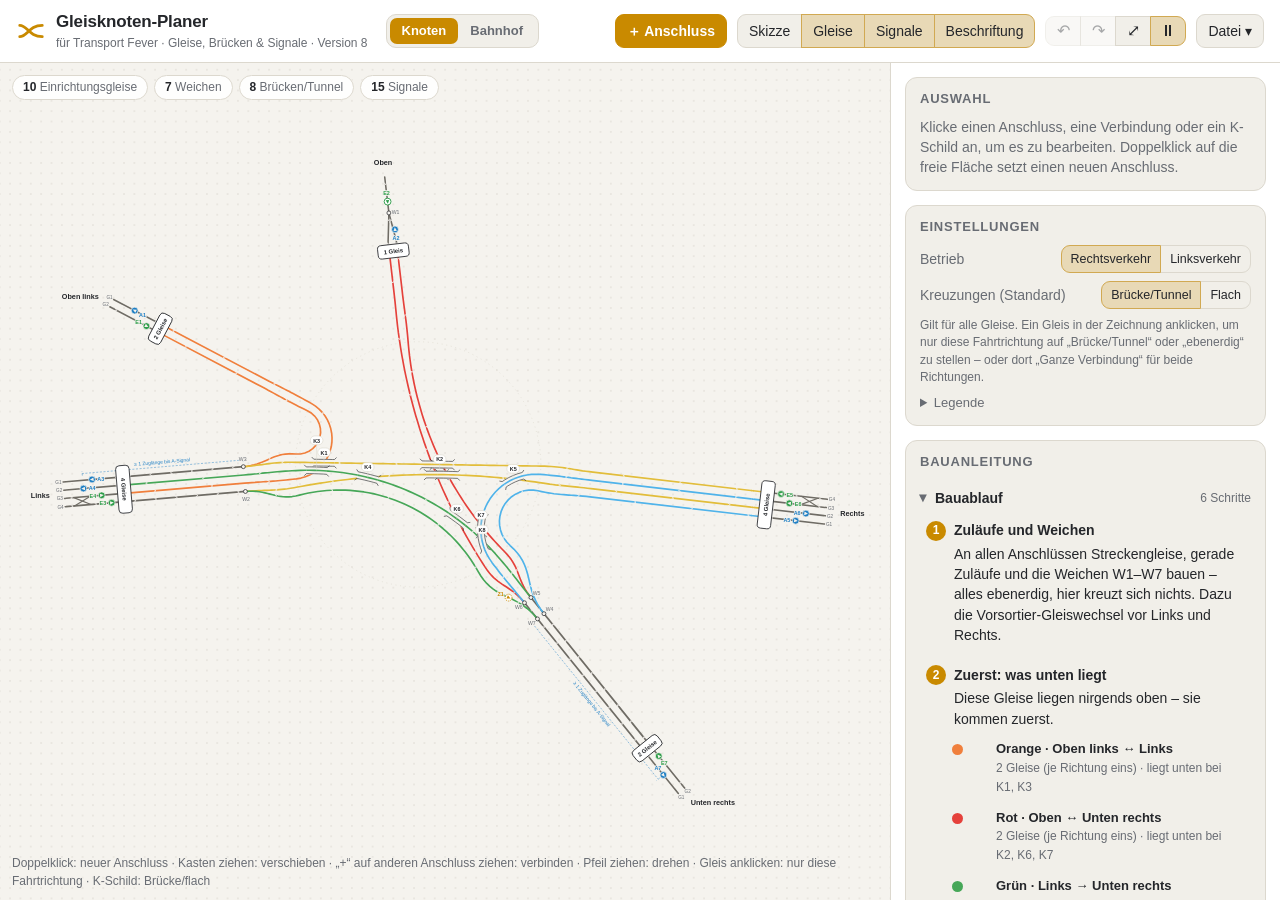
<file: index.html>
<!DOCTYPE html>
<html lang="de">
<head>
<meta charset="UTF-8">
<meta name="viewport" content="width=device-width, initial-scale=1.0">
<title>Gleisknoten-Planer</title>
<meta name="description" content="Bahnknoten für Transport Fever planen: Gleisbelegung, Weichen, Brücken und Signalrichtungen.">
<link rel="icon" href="data:image/svg+xml,%3Csvg xmlns='http://www.w3.org/2000/svg' viewBox='0 0 32 32'%3E%3Crect width='32' height='32' rx='8' fill='%231f2124'/%3E%3Cpath d='M5 22 C12 22 14 10 27 10 M5 10 C12 10 14 22 27 22' fill='none' stroke='%23f2c14e' stroke-width='3' stroke-linecap='round'/%3E%3C/svg%3E">
<link rel="stylesheet" href="style.css?v=8">
</head>
<body>
<header class="bar">
  <div class="brand">
    <svg class="logo" viewBox="0 0 32 32" aria-hidden="true"><path d="M4 22 C12 22 14 10 28 10 M4 10 C12 10 14 22 28 22" fill="none" stroke="currentColor" stroke-width="3" stroke-linecap="round"/></svg>
    <div>
      <h1>Gleisknoten-Planer</h1>
      <p>für Transport Fever · Gleise, Brücken &amp; Signale · <span data-version></span></p>
    </div>
    <nav class="modes" aria-label="Planer"><a href="./" aria-current="page">Knoten</a><a href="bahnhof.html">Bahnhof</a></nav>
  </div>
  <nav class="tools" aria-label="Werkzeuge">
    <button id="btnAdd" class="btn primary" title="Neuen Anschluss in die Mitte setzen (oder Doppelklick auf die Fläche)">＋ Anschluss</button>
    <div class="seg" role="group" aria-label="Ebenen">
      <button class="btn" data-layer="sketch" aria-pressed="true">Skizze</button>
      <button class="btn" data-layer="tracks" aria-pressed="true">Gleise</button>
      <button class="btn" data-layer="signals" aria-pressed="true">Signale</button>
      <button class="btn" data-layer="labels" aria-pressed="true">Beschriftung</button>
    </div>
    <div class="seg" role="group" aria-label="Bearbeiten">
      <button class="btn icon" id="btnUndo" title="Rückgängig (⌘Z)" aria-label="Rückgängig">↶</button>
      <button class="btn icon" id="btnRedo" title="Wiederholen (⇧⌘Z)" aria-label="Wiederholen">↷</button>
      <button class="btn icon" id="btnFit" title="Alles einpassen" aria-label="Einpassen">⤢</button>
      <button class="btn icon" id="btnAnim" title="Pfeil-Animation anhalten" aria-label="Pfeil-Animation anhalten" aria-pressed="true">⏸</button>
    </div>
    <div class="menu">
      <button class="btn" id="btnMenu" aria-haspopup="true" aria-expanded="false">Datei ▾</button>
      <div class="menu-list" id="menuList" hidden>
        <button data-act="example:skizze">Beispiel: Deine Skizze</button>
        <button data-act="example:dreieck">Beispiel: Gleisdreieck</button>
        <button data-act="new">Neuer, leerer Plan</button>
        <hr>
        <button data-act="save-json">Plan speichern (.json)</button>
        <button data-act="load-json">Plan laden (.json) …</button>
        <hr>
        <button data-act="export-png">Als Bild speichern (.png)</button>
        <button data-act="export-svg">Als Vektorgrafik speichern (.svg)</button>
      </div>
    </div>
  </nav>
</header>

<main class="layout">
  <section class="stage" aria-label="Zeichenfläche">
    <svg id="canvas" xmlns="http://www.w3.org/2000/svg" role="img" aria-label="Gleisplan"></svg>
    <div class="stats" id="stats" aria-live="polite"></div>
    <p class="hint" id="hint">Doppelklick: neuer Anschluss · Kasten ziehen: verschieben · „+“ auf anderen Anschluss ziehen: verbinden · Pfeil ziehen: drehen · Gleis anklicken: nur diese Fahrtrichtung · K-Schild: Brücke/flach</p>
  </section>

  <aside class="side">
    <section class="panel" id="panelSel" aria-label="Auswahl"></section>

    <section class="panel">
      <h2>Einstellungen</h2>
      <div class="row">
        <span>Betrieb</span>
        <div class="seg small" role="group" aria-label="Betrieb">
          <button class="btn" data-setting="traffic" data-value="right">Rechtsverkehr</button>
          <button class="btn" data-setting="traffic" data-value="left">Linksverkehr</button>
        </div>
      </div>
      <div class="row">
        <span>Kreuzungen (Standard)</span>
        <div class="seg small" role="group" aria-label="Kreuzungen">
          <button class="btn" data-setting="crossingDefault" data-value="bridge">Brücke/Tunnel</button>
          <button class="btn" data-setting="crossingDefault" data-value="flat">Flach</button>
        </div>
      </div>
      <p class="fine">Gilt für alle Gleise. Ein Gleis in der Zeichnung anklicken, um nur diese Fahrtrichtung auf „Brücke/Tunnel“ oder „ebenerdig“ zu stellen – oder dort „Ganze Verbindung“ für beide Richtungen.</p>
      <button class="link" id="btnResetOverrides" hidden>Einzeln geänderte Gleise und Kreuzungen zurücksetzen</button>
      <details class="legend">
        <summary>Legende</summary>
        <ul>
          <li><svg viewBox="0 0 44 14"><path d="M2 7H42" stroke="#e2bd3a" stroke-width="3.2"/><path d="M18 4L22 7L18 10M30 4L34 7L30 10" stroke-width="1.5" fill="none" style="stroke:var(--bg)"/></svg>Einrichtungsgleis einer Verbindung – die Pfeile laufen in Fahrtrichtung</li>
          <li><svg viewBox="0 0 44 14"><path d="M2 7H42" stroke-width="3.4" style="stroke:var(--track)"/></svg>Gemeinsames Gleis mehrerer Verbindungen / Strecke</li>
          <li><svg viewBox="0 0 44 14"><path d="M2 7H42" stroke-width="3" style="stroke:var(--track)"/><path d="M13.5 4L16.5 7L13.5 10M11.5 4L8.5 7L11.5 10M33.5 4L36.5 7L33.5 10M31.5 4L28.5 7L31.5 10" stroke-width="1.5" fill="none" style="stroke:var(--bg)"/></svg>Eingleisig: beide Richtungen abwechselnd – die Pfeile wechseln die Richtung</li>
          <li><svg viewBox="0 0 44 14"><path d="M2 7H42" stroke-width="3" style="stroke:var(--track)"/><circle cx="22" cy="7" r="3.8" stroke-width="1.4" style="fill:var(--bg);stroke:var(--ink)"/></svg>W – Weiche</li>
          <li><svg viewBox="0 0 44 14"><path d="M22 0V14" stroke="#e5413b" stroke-width="3"/><path d="M8 7H36" stroke-width="11" style="stroke:var(--bg)"/><path d="M8 1.5H36M8 12.5H36" stroke-width="1.1" style="stroke:var(--muted)"/><path d="M8 7H36" stroke="#4fb3ea" stroke-width="3"/></svg>Brücke/Tunnel – kreuzungsfrei</li>
          <li><svg viewBox="0 0 44 14"><path d="M22 0V14M8 7H36" stroke-width="2.4" style="stroke:var(--track)"/><path d="M22 1L28 7L22 13L16 7Z" fill="none" stroke-width="1.8" style="stroke:var(--warn)"/></svg>Flachkreuzung – Konfliktpunkt</li>
          <li><svg viewBox="0 0 44 14"><circle cx="22" cy="7" r="6" style="fill:var(--sig-e)"/><path d="M26 7L19.5 3.8V10.2Z" style="fill:var(--bg)"/></svg>E – Einfahrsignal (Pfeil = Fahrtrichtung, Einbahn: Ja)</li>
          <li><svg viewBox="0 0 44 14"><circle cx="22" cy="7" r="6" style="fill:var(--sig-a)"/><path d="M26 7L19.5 3.8V10.2Z" style="fill:var(--bg)"/></svg>A – Ausfahrsignal, ≥ 1 Zuglänge hinter der letzten Weiche</li>
          <li><svg viewBox="0 0 44 14"><circle cx="22" cy="7" r="5.6" stroke-width="1.8" stroke-dasharray="2.4 1.9" style="fill:var(--panel);stroke:var(--sig-z)"/><path d="M26 7L19.5 3.8V10.2Z" style="fill:var(--sig-z)"/></svg>Z – Wartesignal, nur wenn Platz für einen Zug</li>
          <li><svg viewBox="0 0 44 14"><circle cx="22" cy="7" r="5.6" stroke-width="1.8" style="fill:var(--panel);stroke:var(--sig-e)"/><path d="M26 7L19.5 3.8V10.2Z" style="fill:var(--sig-e)"/></svg>Hohl = Einbahn: Nein (eingleisige Strecke)</li>
        </ul>
        <p class="fine">In Transport Fever 2 und 3 sind alle Signale Pfadsignale: grün, sobald der Weg des Zuges bis zum nächsten Signal frei ist. „Einbahn: Ja“ verhindert, dass Züge das Signal von hinten passieren.</p>
      </details>
    </section>

    <section class="panel" id="panelGuide" aria-label="Bauanleitung"></section>
    <section class="panel" id="panelNotes" aria-label="Hinweise"></section>
  </aside>
</main>

<input type="file" id="fileInput" accept=".json,application/json" hidden>
<div class="toast" id="toast" role="status" hidden></div>

<script src="js/common.js?v=8"></script>
<script src="js/geometry.js?v=8"></script>
<script src="js/planner.js?v=8"></script>
<script src="js/examples.js?v=8"></script>
<script src="js/render.js?v=8"></script>
<script src="js/editor.js?v=8"></script>
</body>
</html>
</file>
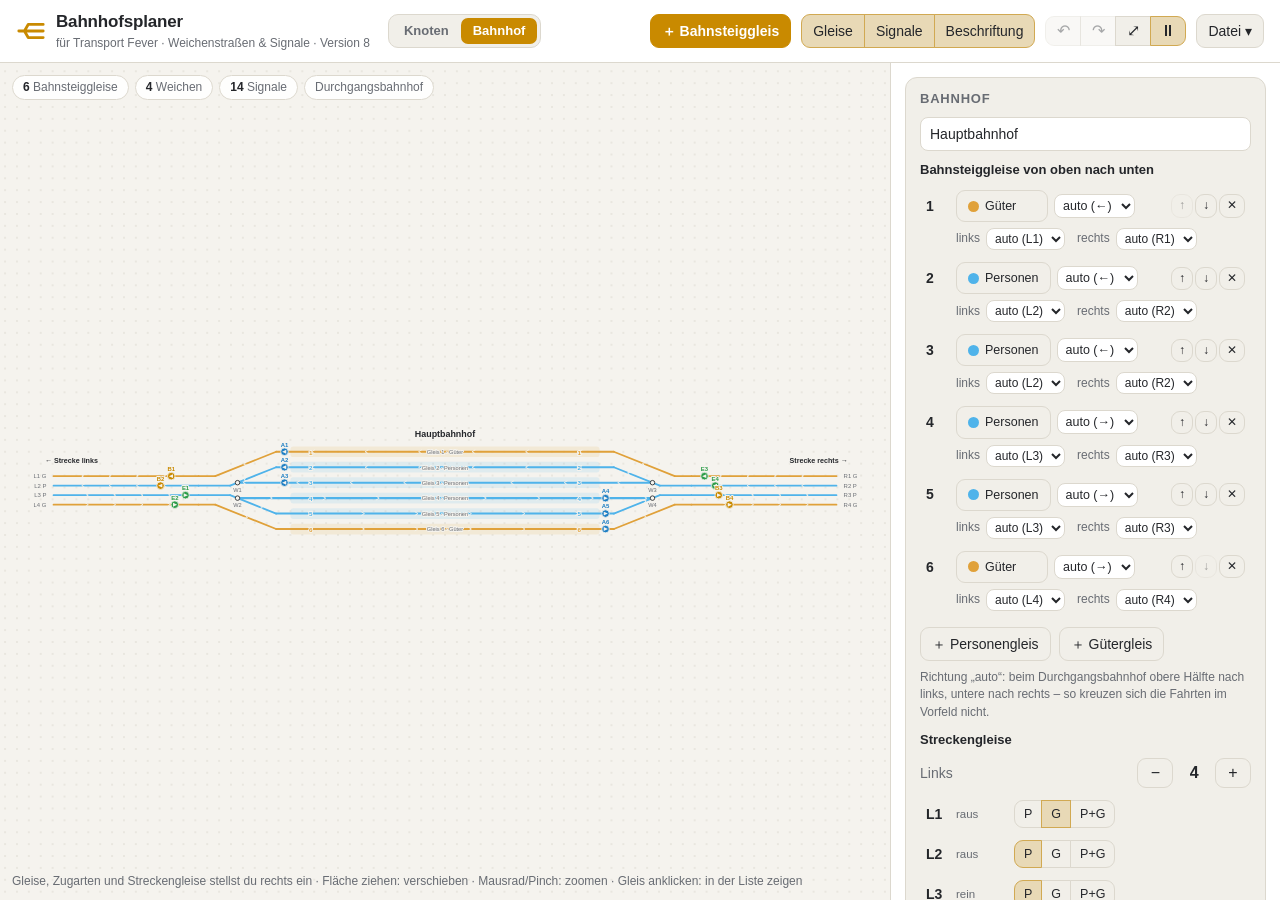
<file: bahnhof.html>
<!DOCTYPE html>
<html lang="de">
<head>
<meta charset="UTF-8">
<meta name="viewport" content="width=device-width, initial-scale=1.0">
<title>Bahnhofsplaner</title>
<meta name="description" content="Bahnhöfe für Transport Fever planen: Bahnsteiggleise nach Zugart, saubere Weichenstraßen und Signale.">
<link rel="icon" href="data:image/svg+xml,%3Csvg xmlns='http://www.w3.org/2000/svg' viewBox='0 0 32 32'%3E%3Crect width='32' height='32' rx='8' fill='%231f2124'/%3E%3Cpath d='M4 16H10L14 9H28M10 16H28M10 16L14 23H28' fill='none' stroke='%23f2c14e' stroke-width='3' stroke-linecap='round' stroke-linejoin='round'/%3E%3C/svg%3E">
<link rel="stylesheet" href="style.css?v=8">
</head>
<body>
<header class="bar">
  <div class="brand">
    <svg class="logo" viewBox="0 0 32 32" aria-hidden="true"><path d="M3 16H9L13 9H29M9 16H29M9 16L13 23H29" fill="none" stroke="currentColor" stroke-width="3" stroke-linecap="round" stroke-linejoin="round"/></svg>
    <div>
      <h1>Bahnhofsplaner</h1>
      <p>für Transport Fever · Weichenstraßen &amp; Signale · <span data-version></span></p>
    </div>
    <nav class="modes" aria-label="Planer"><a href="./">Knoten</a><a href="bahnhof.html" aria-current="page">Bahnhof</a></nav>
  </div>
  <nav class="tools" aria-label="Werkzeuge">
    <button id="btnAddRow" class="btn primary" title="Personengleis unten anfügen">＋ Bahnsteiggleis</button>
    <div class="seg" role="group" aria-label="Ebenen">
      <button class="btn" data-layer="tracks" aria-pressed="true">Gleise</button>
      <button class="btn" data-layer="signals" aria-pressed="true">Signale</button>
      <button class="btn" data-layer="labels" aria-pressed="true">Beschriftung</button>
    </div>
    <div class="seg" role="group" aria-label="Bearbeiten">
      <button class="btn icon" id="btnUndo" title="Rückgängig (⌘Z)" aria-label="Rückgängig">↶</button>
      <button class="btn icon" id="btnRedo" title="Wiederholen (⇧⌘Z)" aria-label="Wiederholen">↷</button>
      <button class="btn icon" id="btnFit" title="Alles einpassen" aria-label="Einpassen">⤢</button>
      <button class="btn icon" id="btnAnim" title="Pfeil-Animation anhalten" aria-label="Pfeil-Animation anhalten" aria-pressed="true">⏸</button>
    </div>
    <div class="menu">
      <button class="btn" id="btnMenu" aria-haspopup="true" aria-expanded="false">Datei ▾</button>
      <div class="menu-list" id="menuList" hidden>
        <button data-act="example:durchgang">Beispiel: Durchgangsbahnhof</button>
        <button data-act="example:kopf">Beispiel: Kopfbahnhof</button>
        <button data-act="example:kreuzung">Beispiel: Kreuzungsbahnhof (eingleisig)</button>
        <button data-act="new">Neuer, leerer Bahnhof</button>
        <hr>
        <button data-act="save-json">Bahnhof speichern (.json)</button>
        <button data-act="load-json">Bahnhof laden (.json) …</button>
        <hr>
        <button data-act="export-png">Als Bild speichern (.png)</button>
        <button data-act="export-svg">Als Vektorgrafik speichern (.svg)</button>
      </div>
    </div>
  </nav>
</header>

<main class="layout">
  <section class="stage" aria-label="Zeichenfläche">
    <svg id="canvas" xmlns="http://www.w3.org/2000/svg" role="img" aria-label="Bahnhofsplan"></svg>
    <div class="stats" id="stats" aria-live="polite"></div>
    <p class="hint">Gleise, Zugarten und Streckengleise stellst du rechts ein · Fläche ziehen: verschieben · Mausrad/Pinch: zoomen · Gleis anklicken: in der Liste zeigen</p>
  </section>

  <aside class="side">
    <section class="panel" id="panelStation" aria-label="Bahnhof"></section>

    <section class="panel">
      <h2>Einstellungen</h2>
      <div class="row">
        <span>Betrieb</span>
        <div class="seg small" role="group" aria-label="Betrieb">
          <button class="btn" data-setting="traffic" data-value="right">Rechtsverkehr</button>
          <button class="btn" data-setting="traffic" data-value="left">Linksverkehr</button>
        </div>
      </div>
      <details class="legend">
        <summary>Legende</summary>
        <ul>
          <li><svg viewBox="0 0 44 14"><path d="M2 7H42" stroke="#4fb3ea" stroke-width="3.4"/></svg>Personenverkehr (Bahnsteig, Strecke, Weichenstraße)</li>
          <li><svg viewBox="0 0 44 14"><path d="M2 7H42" stroke="#e0a13a" stroke-width="3.4"/></svg>Güterverkehr</li>
          <li><svg viewBox="0 0 44 14"><path d="M2 7H42" stroke-width="3" style="stroke:var(--track)"/></svg>Streckengleis für Personen- und Güterzüge</li>
          <li><svg viewBox="0 0 44 14"><path d="M4 2L40 12M4 12L40 2" stroke-width="2.2" style="stroke:var(--track)"/><circle cx="22" cy="7" r="4.6" stroke-width="1.4" style="fill:var(--bg);stroke:var(--ink)"/></svg>Gekreuzter Gleiswechsel (4 Weichen)</li>
          <li><svg viewBox="0 0 44 14"><path d="M2 7H34" stroke="#4fb3ea" stroke-width="3"/><path d="M36 1V13" stroke-width="3" style="stroke:var(--ink)"/></svg>Prellbock (Kopfgleis)</li>
          <li><svg viewBox="0 0 44 14"><circle cx="22" cy="7" r="6" style="fill:var(--sig-e)"/><path d="M26 7L19.5 3.8V10.2Z" style="fill:var(--bg)"/></svg>E – Einfahrsignal vor dem Vorfeld</li>
          <li><svg viewBox="0 0 44 14"><circle cx="22" cy="7" r="6" style="fill:var(--sig-a)"/><path d="M26 7L19.5 3.8V10.2Z" style="fill:var(--bg)"/></svg>A – Ausfahrsignal am Bahnsteigende</li>
          <li><svg viewBox="0 0 44 14"><circle cx="22" cy="7" r="6" style="fill:var(--sig-z)"/><path d="M26 7L19.5 3.8V10.2Z" style="fill:var(--bg)"/></svg>B – Blocksignal auf der Strecke, ≥ 1 Zuglänge hinter der letzten Weiche</li>
          <li><svg viewBox="0 0 44 14"><circle cx="22" cy="7" r="5.6" stroke-width="1.8" style="fill:var(--panel);stroke:var(--sig-a)"/><path d="M26 7L19.5 3.8V10.2Z" style="fill:var(--sig-a)"/></svg>Hohl = Einbahn: Nein (Gleis in beide Richtungen)</li>
        </ul>
        <p class="fine">Pfeile laufen in Fahrtrichtung; ‹› bzw. wechselnde Pfeile = Gleis wird in beide Richtungen befahren.</p>
      </details>
    </section>

    <section class="panel" id="panelGuide" aria-label="Bauanleitung"></section>
    <section class="panel" id="panelNotes" aria-label="Hinweise"></section>
  </aside>
</main>

<input type="file" id="fileInput" accept=".json,application/json" hidden>
<div class="toast" id="toast" role="status" hidden></div>

<script src="js/common.js?v=8"></script>
<script src="js/geometry.js?v=8"></script>
<script src="js/planner.js?v=8"></script>
<script src="js/render.js?v=8"></script>
<script src="js/station.js?v=8"></script>
<script src="js/station-render.js?v=8"></script>
<script src="js/station-editor.js?v=8"></script>
</body>
</html>
</file>
<file: style.css>
/* Gleisknoten-Planer – Skizzenblock-Look (dunkel, helle Variante per Systemeinstellung) */
:root {
  --bg: #1f2124;
  --dot: #3c3f44;
  --panel: #2a2d31;
  --panel-2: #33363b;
  --line: #45494f;
  --ink: #ecebe6;
  --muted: #a3a7ad;
  --track: #c9c7c0;
  --accent: #f2c14e;
  --accent-ink: #1f2124;
  --sig-e: #7bd88f;
  --sig-a: #7cc4f5;
  --sig-z: #f2c14e;
  --warn: #ff7a59;
  --ok: #7bd88f;
  --err: #ff5d5d;
  --radius: 12px;
  --font: -apple-system, BlinkMacSystemFont, "SF Pro Text", "Segoe UI", Roboto, "Helvetica Neue", Arial, sans-serif;
  color-scheme: dark;
}
@media (prefers-color-scheme: light) {
  :root {
    --bg: #f5f3ee;
    --dot: #d2cec4;
    --panel: #ffffff;
    --panel-2: #f1efe9;
    --line: #dcd8ce;
    --ink: #24262a;
    --muted: #686c73;
    --track: #6f6c65;
    --accent: #c98a00;
    --accent-ink: #ffffff;
    --sig-e: #2e9d4a;
    --sig-a: #1f7fc4;
    --sig-z: #c98a00;
    --warn: #d9480f;
    --ok: #2e9d4a;
    --err: #c92a2a;
    color-scheme: light;
  }
}

* { box-sizing: border-box; margin: 0; padding: 0; }
html, body { height: 100%; }
body {
  font-family: var(--font);
  background: var(--bg);
  color: var(--ink);
  font-size: 14px;
  line-height: 1.45;
  display: flex;
  flex-direction: column;
  overflow: hidden;
}
button { font: inherit; color: inherit; }

/* ── Kopfzeile ── */
.bar {
  display: flex; align-items: center; gap: 16px; flex-wrap: wrap;
  padding: 10px 16px;
  border-bottom: 1px solid var(--line);
  background: var(--panel);
  position: relative; z-index: 5;
}
.brand { display: flex; align-items: center; gap: 10px; margin-right: auto; min-width: 0; }
.logo { width: 30px; height: 30px; color: var(--accent); flex: none; }
.brand h1 { font-size: 17px; font-weight: 750; letter-spacing: -0.01em; }
.brand p { font-size: 12px; color: var(--muted); }
.tools { display: flex; align-items: center; gap: 10px; flex-wrap: wrap; }
.modes { display: inline-flex; background: var(--panel-2); border: 1px solid var(--line); border-radius: 10px; padding: 3px; margin-left: 8px; }
.modes a { color: var(--muted); text-decoration: none; padding: 4px 12px; border-radius: 7px; font-weight: 650; font-size: 13px; }
.modes a:hover { color: var(--ink); }
.modes a[aria-current="page"] { background: var(--accent); color: var(--accent-ink); }

/* Bahnhofsplaner: Listen in der Seitenleiste */
.prows, .plines { list-style: none; display: flex; flex-direction: column; gap: 4px; margin: 6px 0; }
.prow, .pline { display: flex; align-items: center; gap: 6px; padding: 4px 6px; border-radius: 8px; flex-wrap: wrap; }
.prow:hover, .prow.hl, .pline:hover, .pline.hl { background: color-mix(in srgb, var(--accent) 12%, transparent); }
.prow .no, .pline .no { min-width: 24px; font-weight: 750; font-variant-numeric: tabular-nums; }
.prow select { padding: 3px 4px; font-size: 12.5px; max-width: 112px; }
.typebtn { display: inline-flex; align-items: center; gap: 6px; padding: 3px 9px; font-size: 12.5px; min-width: 92px; }
.picks { flex-basis: 100%; display: flex; gap: 12px; padding-left: 30px; flex-wrap: wrap; }
.pick { display: inline-flex; align-items: center; gap: 6px; font-size: 12px; color: var(--muted); }
.pick select { padding: 2px 4px; font-size: 12px; }
.rowbtns { display: inline-flex; gap: 2px; margin-left: auto; }
.rowbtns .btn { padding: 2px 7px; font-size: 12px; min-width: 0; }
.dirtag { font-size: 11.5px; color: var(--muted); min-width: 52px; }
.flash { animation: flash 1s ease-out; }
@keyframes flash { 0% { background: color-mix(in srgb, var(--accent) 40%, transparent); } 100% { background: transparent; } }

.btn {
  border: 1px solid var(--line);
  background: var(--panel-2);
  border-radius: 9px;
  padding: 6px 11px;
  cursor: pointer;
  white-space: nowrap;
  transition: background .12s, border-color .12s;
}
.btn:hover { border-color: var(--muted); }
.btn:focus-visible, .menu-list button:focus-visible, .link:focus-visible { outline: 2px solid var(--accent); outline-offset: 2px; }
.btn.primary { background: var(--accent); color: var(--accent-ink); border-color: var(--accent); font-weight: 650; }
.btn.icon { min-width: 36px; font-size: 16px; line-height: 1; padding: 6px 8px; }
.btn:disabled { opacity: .4; cursor: default; }
.btn.danger { color: var(--err); border-color: color-mix(in srgb, var(--err) 45%, var(--line)); background: transparent; }
.seg { display: inline-flex; }
.seg .btn { border-radius: 0; margin-left: -1px; }
.seg .btn:first-child { border-radius: 9px 0 0 9px; margin-left: 0; }
.seg .btn:last-child { border-radius: 0 9px 9px 0; }
.seg .btn[aria-pressed="true"] { background: color-mix(in srgb, var(--accent) 22%, var(--panel-2)); border-color: color-mix(in srgb, var(--accent) 60%, var(--line)); position: relative; }
.seg.small .btn { padding: 4px 9px; font-size: 12.5px; }

.menu { position: relative; }
.menu-list {
  position: absolute; right: 0; top: calc(100% + 6px);
  min-width: 250px;
  background: var(--panel); border: 1px solid var(--line); border-radius: var(--radius);
  box-shadow: 0 12px 32px rgba(0,0,0,.35);
  padding: 6px; display: flex; flex-direction: column;
}
.menu-list[hidden] { display: none; }
.menu-list button { text-align: left; background: none; border: 0; padding: 8px 10px; border-radius: 8px; cursor: pointer; }
.menu-list button:hover { background: var(--panel-2); }
.menu-list hr { border: 0; border-top: 1px solid var(--line); margin: 5px 4px; }

/* ── Hauptbereich ── */
.layout { flex: 1; min-height: 0; display: grid; grid-template-columns: minmax(0, 1fr) 390px; }
.stage { position: relative; min-width: 0; min-height: 0; overflow: hidden; }
#canvas { width: 100%; height: 100%; display: block; background: var(--bg); touch-action: none; user-select: none; -webkit-user-select: none; cursor: grab; }
#canvas.panning { cursor: grabbing; }
#canvas .node, #canvas .handle, #canvas .pill, #canvas .strand, #canvas .hit, #canvas .sig { cursor: pointer; }
#canvas .node { cursor: move; }
#canvas .strand:hover { stroke-width: 4.6; }
#canvas .pulse { animation: pulse 1.1s ease-in-out infinite; }
@keyframes pulse { 50% { opacity: .35; } }

.stats {
  position: absolute; left: 12px; top: 12px;
  display: flex; flex-wrap: wrap; gap: 6px; max-width: calc(100% - 24px);
  pointer-events: none;
}
.chip {
  background: color-mix(in srgb, var(--panel) 88%, transparent);
  border: 1px solid var(--line); border-radius: 999px;
  padding: 3px 10px; font-size: 12px; color: var(--muted);
  backdrop-filter: blur(6px);
}
.chip b { color: var(--ink); font-weight: 700; }
.chip.warn b { color: var(--warn); }
.hint {
  position: absolute; left: 12px; right: 12px; bottom: 10px;
  font-size: 12px; color: var(--muted);
  pointer-events: none; text-shadow: 0 0 4px var(--bg), 0 0 8px var(--bg);
}

/* ── Seitenleiste ── */
.side {
  border-left: 1px solid var(--line);
  background: var(--panel);
  overflow-y: auto;
  padding: 14px;
  display: flex; flex-direction: column; gap: 14px;
}
.panel { background: var(--panel-2); border: 1px solid var(--line); border-radius: var(--radius); padding: 12px 14px; }
.panel h2 { font-size: 13px; text-transform: uppercase; letter-spacing: .06em; color: var(--muted); margin-bottom: 8px; font-weight: 700; }
.panel h3 { font-size: 13px; margin: 10px 0 6px; }
.panel p { color: var(--muted); }
.panel .lead { color: var(--ink); font-weight: 650; font-size: 15px; margin-bottom: 8px; }
.row { display: flex; align-items: center; justify-content: space-between; gap: 10px; margin: 8px 0; flex-wrap: wrap; }
.row > span:first-child { color: var(--muted); }
input[type="text"], select {
  font: inherit; color: var(--ink);
  background: var(--panel); border: 1px solid var(--line); border-radius: 8px;
  padding: 6px 9px; min-width: 0;
}
input[type="text"] { width: 100%; }
input[type="text"]:focus, select:focus { outline: 2px solid var(--accent); outline-offset: 1px; }
.stepper { display: inline-flex; align-items: center; gap: 8px; }
.stepper output { min-width: 1.6em; text-align: center; font-weight: 700; font-size: 16px; }
.checks { display: flex; flex-direction: column; gap: 5px; }
.checks label { display: flex; align-items: center; gap: 8px; cursor: pointer; }
.dot { width: 11px; height: 11px; border-radius: 50%; flex: none; display: inline-block; }
.swatches { display: flex; flex-wrap: wrap; gap: 6px; }
.swatch { width: 26px; height: 26px; border-radius: 50%; border: 2px solid transparent; cursor: pointer; }
.swatch[aria-pressed="true"] { border-color: var(--ink); box-shadow: 0 0 0 2px var(--panel-2) inset; }
.actions { display: flex; gap: 8px; flex-wrap: wrap; margin-top: 12px; }
.link { background: none; border: 0; color: var(--accent); cursor: pointer; padding: 4px 0; font-size: 12.5px; text-decoration: underline; }
.fine { font-size: 12px; color: var(--muted); margin-top: 8px; }

.legend summary { cursor: pointer; color: var(--muted); font-size: 13px; margin-top: 8px; }
.legend ul { list-style: none; margin-top: 8px; display: flex; flex-direction: column; gap: 6px; }
.legend li { display: flex; align-items: center; gap: 10px; font-size: 12.5px; }
.legend li svg { width: 44px; height: 14px; flex: none; }

/* Bauanleitung */
.guide details { border-top: 1px solid var(--line); padding: 8px 0 2px; }
.guide details:first-of-type { border-top: 0; }
.guide summary { cursor: pointer; font-weight: 650; list-style: none; display: flex; align-items: center; gap: 8px; }
.guide summary::-webkit-details-marker { display: none; }
.guide summary::before { content: "▸"; color: var(--muted); transition: transform .15s; display: inline-block; }
.guide details[open] summary::before { transform: rotate(90deg); }
.guide summary .count { color: var(--muted); font-weight: 500; margin-left: auto; font-size: 12px; }
.items { list-style: none; margin: 6px 0 4px; display: flex; flex-direction: column; gap: 2px; }
.item { display: grid; grid-template-columns: 36px 1fr; gap: 8px; padding: 5px 6px; border-radius: 8px; font-size: 13px; }
.item:hover, .item.hl { background: color-mix(in srgb, var(--accent) 14%, transparent); }
.item .tag { font-weight: 750; font-variant-numeric: tabular-nums; }
.item .sub { color: var(--muted); font-size: 12px; }
.item .cols { display: inline-flex; gap: 3px; vertical-align: middle; margin-right: 4px; }
.item.clickable { cursor: pointer; }
.nodecard { margin: 6px 0 10px; }
.nodecard .title { font-weight: 650; }
.nodecard .title span { color: var(--muted); font-weight: 500; font-size: 12px; }
.lanes { list-style: none; margin-top: 4px; }
.lanes li { display: grid; grid-template-columns: 30px 18px 1fr; gap: 6px; align-items: center; padding: 3px 6px; border-radius: 7px; font-size: 13px; }
.lanes li:hover, .lanes li.hl { background: color-mix(in srgb, var(--accent) 14%, transparent); }
.lanes .no { font-weight: 700; color: var(--muted); }
.lanes .dir { text-align: center; color: var(--muted); }
.arrow { display: inline-block; width: 14px; text-align: center; }
.sigtag { display: inline-flex; align-items: center; gap: 4px; }
.sigdot { width: 12px; height: 12px; border-radius: 50%; display: inline-flex; align-items: center; justify-content: center; font-size: 8px; color: var(--bg); }
.pillbtn { font-size: 11.5px; border: 1px solid var(--line); background: var(--panel); border-radius: 999px; padding: 1px 8px; cursor: pointer; margin-top: 3px; }
.pillbtn.flat { border-color: var(--warn); color: var(--warn); }

/* Bauablauf */
.steps { list-style: none; margin: 6px 0 4px; display: flex; flex-direction: column; gap: 8px; }
.step { padding: 6px; border-radius: 9px; }
.step[data-ref]:hover, .step.hl { background: color-mix(in srgb, var(--accent) 10%, transparent); }
.steptitle { font-weight: 650; display: flex; align-items: center; gap: 8px; }
.stepno {
  width: 20px; height: 20px; border-radius: 50%; flex: none;
  display: inline-flex; align-items: center; justify-content: center;
  background: var(--accent); color: var(--accent-ink); font-size: 12px; font-weight: 750;
}
.step > .sub { margin: 3px 0 0 28px; }
.step .items { margin-left: 20px; }
.step .note { margin: 6px 0 0 28px; }

/* Hinweis auf neue Version */
.updatebar {
  position: fixed; top: 10px; left: 50%; transform: translateX(-50%); z-index: 30;
  display: flex; align-items: center; gap: 12px;
  background: var(--panel); border: 1px solid var(--accent); border-radius: 999px;
  padding: 6px 6px 6px 16px; box-shadow: 0 10px 30px rgba(0,0,0,.35); font-weight: 600;
}

/* Hinweise */
.notes { list-style: none; display: flex; flex-direction: column; gap: 8px; }
.note { padding: 8px 10px 8px 12px; border-radius: 9px; background: var(--panel); border-left: 3px solid var(--muted); font-size: 13px; }
.note.warn { border-left-color: var(--warn); }
.note.error { border-left-color: var(--err); }
.note.ok { border-left-color: var(--ok); }
.note[data-ref]:hover, .note.hl { background: color-mix(in srgb, var(--accent) 14%, var(--panel)); }
.empty { color: var(--muted); font-size: 13px; }

.toast {
  position: fixed; left: 50%; bottom: 22px; transform: translateX(-50%);
  background: var(--ink); color: var(--bg);
  padding: 8px 14px; border-radius: 999px; font-size: 13px; font-weight: 600;
  box-shadow: 0 8px 24px rgba(0,0,0,.3); z-index: 20;
}

/* ── Schmale Fenster ── */
@media (max-width: 900px) {
  body { overflow: auto; }
  .layout { grid-template-columns: 1fr; }
  .stage { height: 64vh; min-height: 360px; }
  .side { border-left: 0; border-top: 1px solid var(--line); overflow: visible; }
  .brand p { display: none; }
  .hint { display: none; }
}
@media (max-width: 560px) {
  .bar { padding: 8px 12px; gap: 8px; flex-wrap: wrap; }
  .brand { width: 100%; }
  .brand h1 { font-size: 16px; }
  .logo { width: 24px; height: 24px; }
  /* Werkzeuge in einer Zeile, bei Bedarf seitlich wischen */
  .tools { gap: 6px; flex-wrap: nowrap; overflow-x: auto; width: 100%; padding-bottom: 2px; scrollbar-width: none; }
  .tools::-webkit-scrollbar { display: none; }
  .tools .btn { padding: 5px 8px; font-size: 12.5px; }
  .menu { position: static; }
  .menu-list { right: 12px; top: calc(100% - 4px); }
  .side { padding: 12px 16px; }
}
</file>
